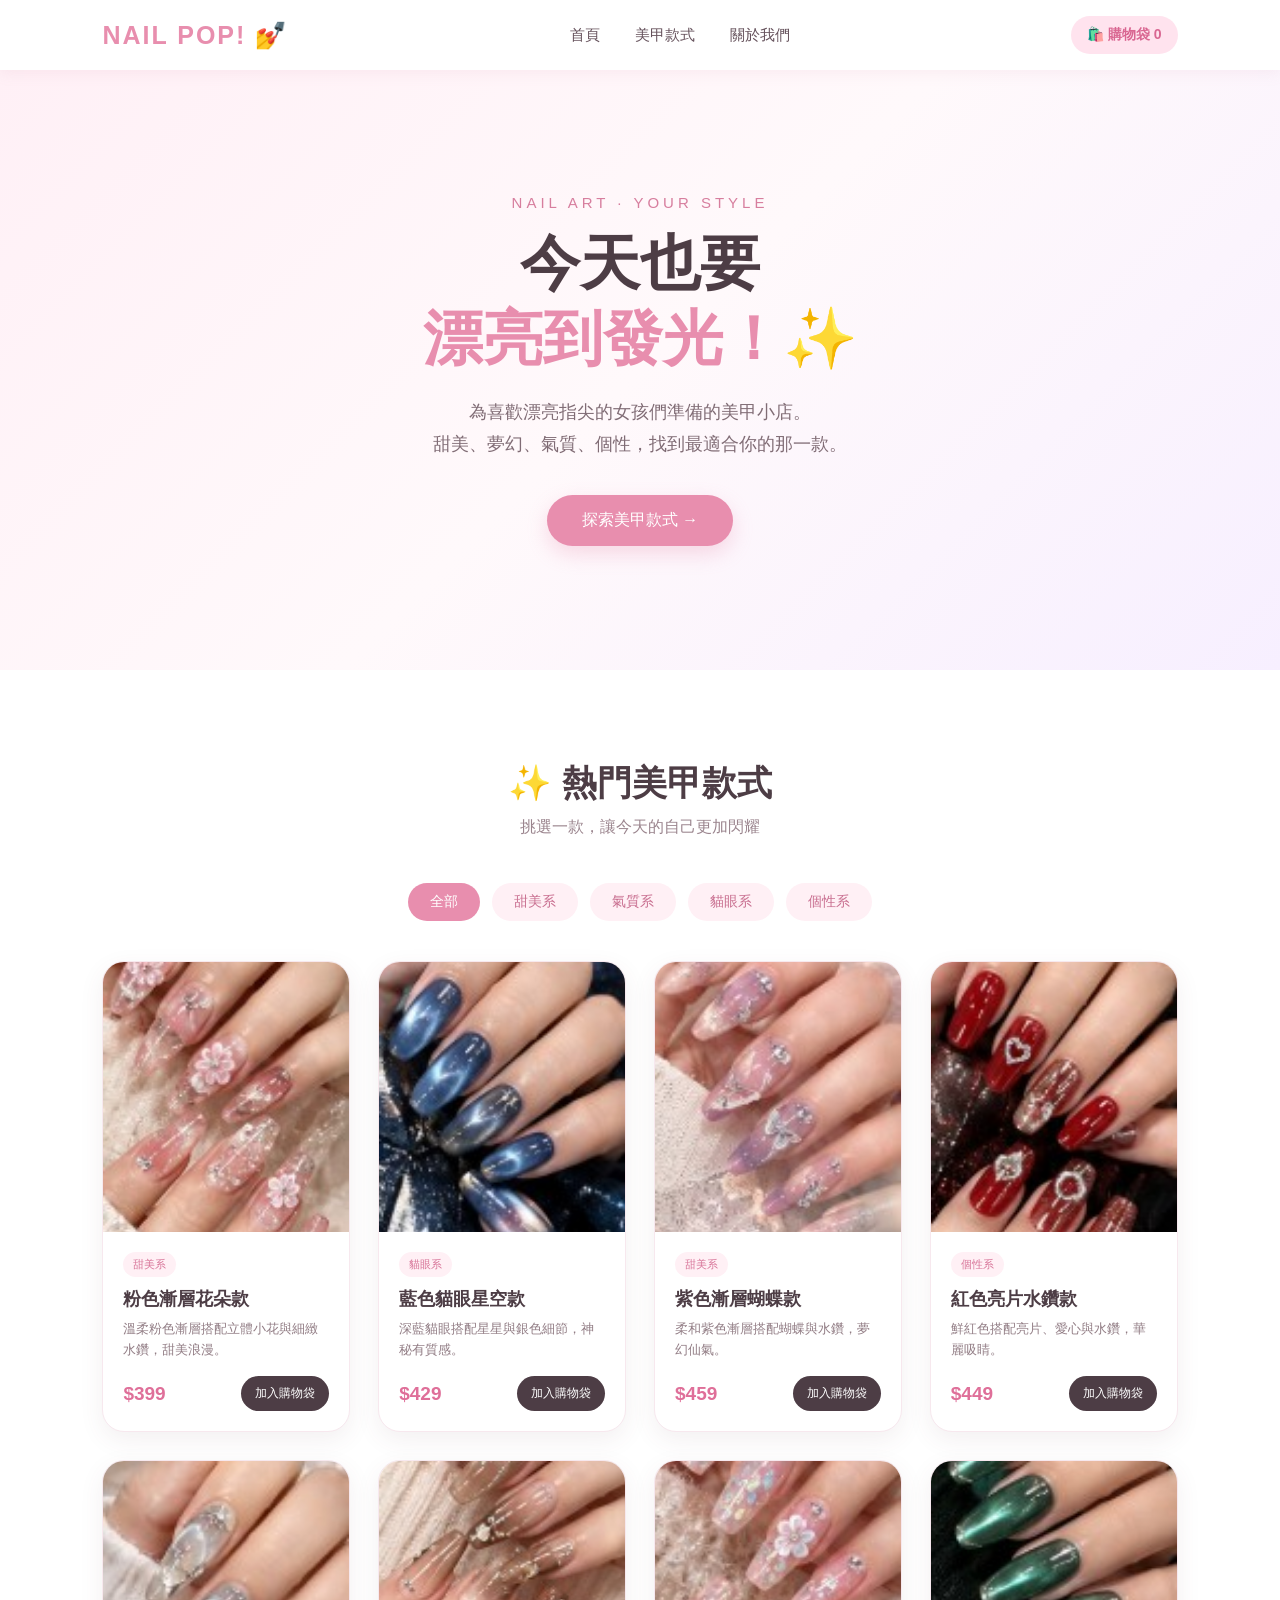
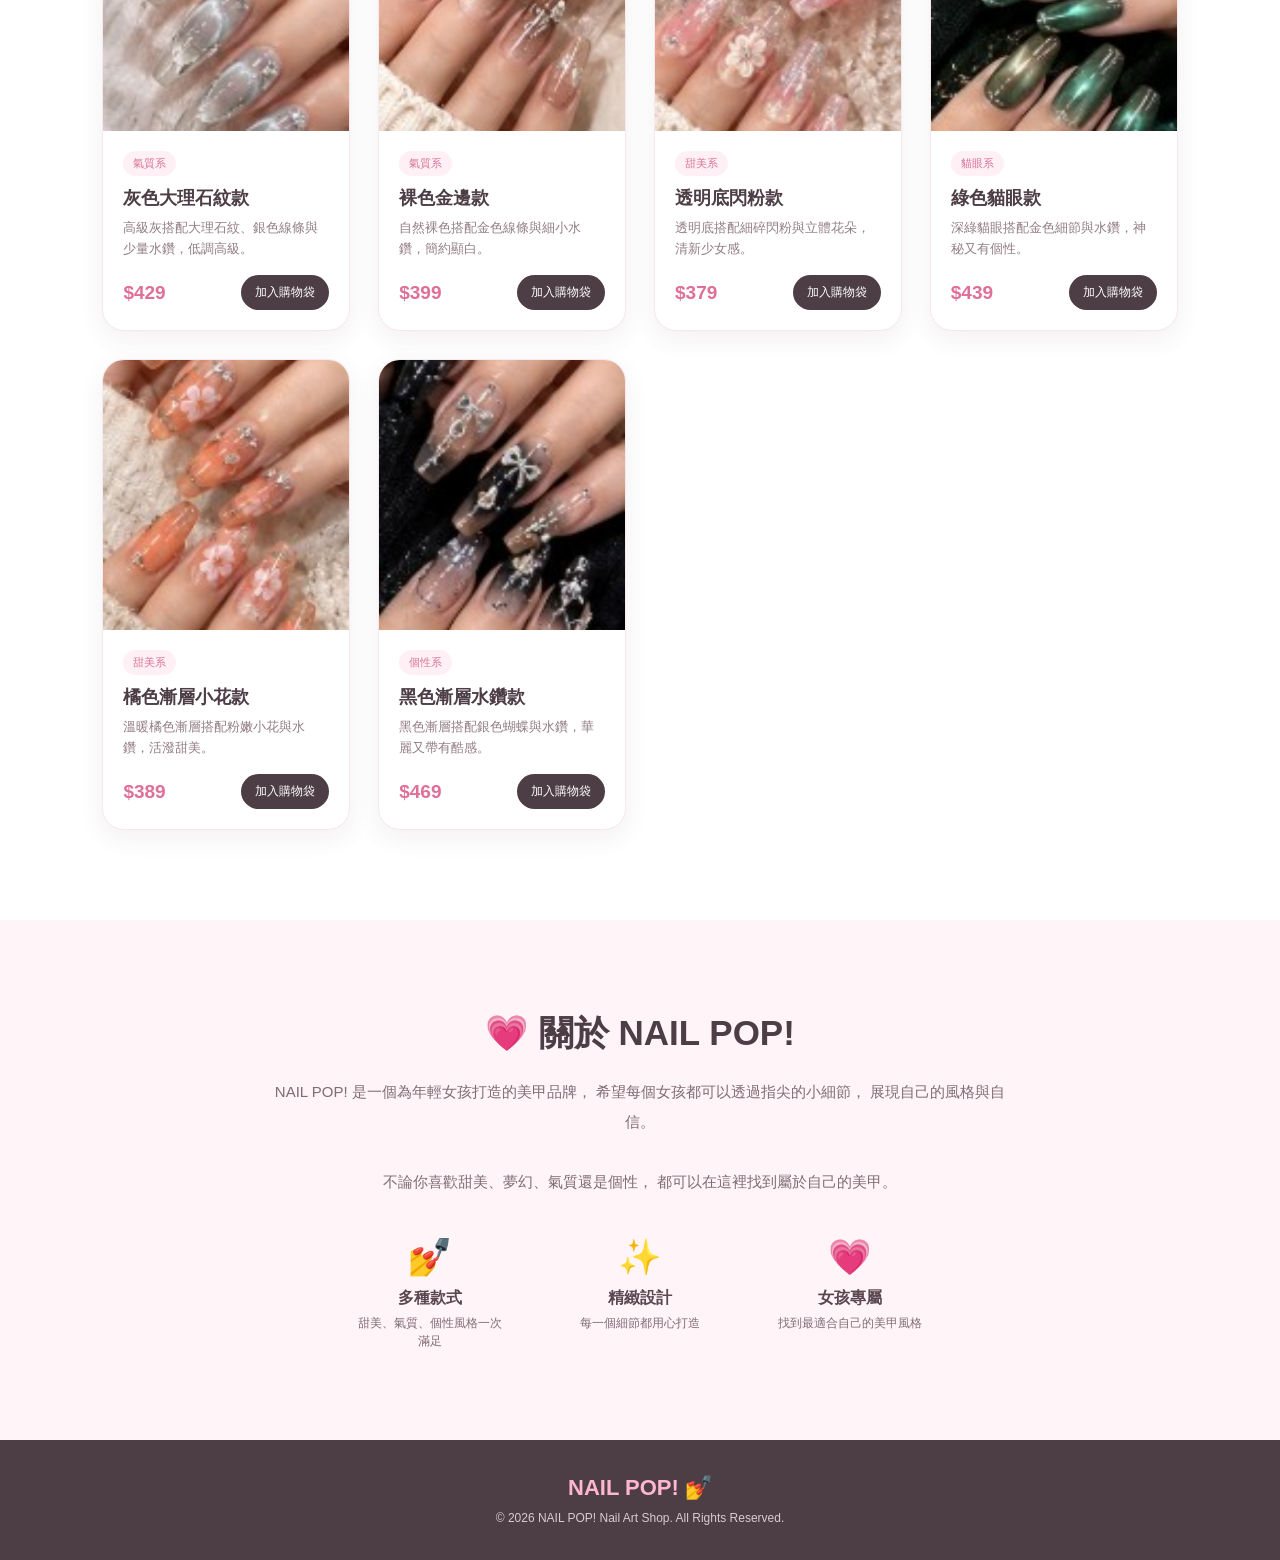
<file: bbcom/index.html>
<!DOCTYPE html>
<html lang="zh-Hant">

<head>
    <meta charset="UTF-8">
    <meta name="viewport" content="width=device-width, initial-scale=1.0">

    <title>NAIL POP!｜女生的美甲小店</title>

    <!-- 連接 CSS -->
    <link rel="stylesheet" href="style.css">
</head>

<body>

    <!-- 導覽列 -->
    <nav>
        <div class="logo">
            NAIL POP! 💅
        </div>

        <ul class="nav-links">
            <li><a href="#home">首頁</a></li>
            <li><a href="#nails">美甲款式</a></li>
            <li><a href="#about">關於我們</a></li>
        </ul>

        <div class="cart">
            🛍️ 購物袋
            <span id="cart-count">0</span>
        </div>
    </nav>


    <!-- 首頁 -->
    <section class="hero" id="home">

        <div class="hero-content">

            <div class="hero-small">
                NAIL ART · YOUR STYLE
            </div>

            <h1>
                今天也要<br>
                <span>漂亮到發光！✨</span>
            </h1>

            <p>
                為喜歡漂亮指尖的女孩們準備的美甲小店。<br>
                甜美、夢幻、氣質、個性，找到最適合你的那一款。
            </p>

            <a href="#nails" class="hero-btn">
                探索美甲款式 →
            </a>

        </div>

    </section>


    <!-- 美甲款式 -->
    <section class="products-section" id="nails">

        <div class="section-title">

            <h2>✨ 熱門美甲款式</h2>

            <p>
                挑選一款，讓今天的自己更加閃耀
            </p>

        </div>


        <!-- 分類按鈕 -->
        <div class="categories">

            <button
                class="category-btn active"
                onclick="filterProducts('all', this)">
                全部
            </button>

            <button
                class="category-btn"
                onclick="filterProducts('sweet', this)">
                甜美系
            </button>

            <button
                class="category-btn"
                onclick="filterProducts('elegant', this)">
                氣質系
            </button>

            <button
                class="category-btn"
                onclick="filterProducts('cat-eye', this)">
                貓眼系
            </button>

            <button
                class="category-btn"
                onclick="filterProducts('cool', this)">
                個性系
            </button>

        </div>


        <!-- 商品列表 -->
        <div class="products">


            <!-- 01 -->
            <div class="product-card sweet">

                <img
                    src="images/01.jpg"
                    alt="粉色漸層花朵款"
                    class="product-image"
                >

                <div class="product-info">

                    <span class="tag">甜美系</span>

                    <h3>粉色漸層花朵款</h3>

                    <p>
                        溫柔粉色漸層搭配立體小花與細緻水鑽，甜美浪漫。
                    </p>

                    <div class="product-bottom">

                        <span class="price">$399</span>

                        <button
                            class="add-btn"
                            onclick="addToCart('粉色漸層花朵款')">
                            加入購物袋
                        </button>

                    </div>

                </div>

            </div>


            <!-- 02 -->
            <div class="product-card cat-eye">

                <img
                    src="images/02.jpg"
                    alt="藍色貓眼星空款"
                    class="product-image"
                >

                <div class="product-info">

                    <span class="tag">貓眼系</span>

                    <h3>藍色貓眼星空款</h3>

                    <p>
                        深藍貓眼搭配星星與銀色細節，神秘有質感。
                    </p>

                    <div class="product-bottom">

                        <span class="price">$429</span>

                        <button
                            class="add-btn"
                            onclick="addToCart('藍色貓眼星空款')">
                            加入購物袋
                        </button>

                    </div>

                </div>

            </div>


            <!-- 03 -->
            <div class="product-card sweet">

                <img
                    src="images/03.jpg"
                    alt="紫色漸層蝴蝶款"
                    class="product-image"
                >

                <div class="product-info">

                    <span class="tag">甜美系</span>

                    <h3>紫色漸層蝴蝶款</h3>

                    <p>
                        柔和紫色漸層搭配蝴蝶與水鑽，夢幻仙氣。
                    </p>

                    <div class="product-bottom">

                        <span class="price">$459</span>

                        <button
                            class="add-btn"
                            onclick="addToCart('紫色漸層蝴蝶款')">
                            加入購物袋
                        </button>

                    </div>

                </div>

            </div>


            <!-- 04 -->
            <div class="product-card cool">

                <img
                    src="images/04.jpg"
                    alt="紅色亮片水鑽款"
                    class="product-image"
                >

                <div class="product-info">

                    <span class="tag">個性系</span>

                    <h3>紅色亮片水鑽款</h3>

                    <p>
                        鮮紅色搭配亮片、愛心與水鑽，華麗吸睛。
                    </p>

                    <div class="product-bottom">

                        <span class="price">$449</span>

                        <button
                            class="add-btn"
                            onclick="addToCart('紅色亮片水鑽款')">
                            加入購物袋
                        </button>

                    </div>

                </div>

            </div>


            <!-- 05 -->
            <div class="product-card elegant">

                <img
                    src="images/05.jpg"
                    alt="灰色大理石紋款"
                    class="product-image"
                >

                <div class="product-info">

                    <span class="tag">氣質系</span>

                    <h3>灰色大理石紋款</h3>

                    <p>
                        高級灰搭配大理石紋、銀色線條與少量水鑽，低調高級。
                    </p>

                    <div class="product-bottom">

                        <span class="price">$429</span>

                        <button
                            class="add-btn"
                            onclick="addToCart('灰色大理石紋款')">
                            加入購物袋
                        </button>

                    </div>

                </div>

            </div>


            <!-- 06 -->
            <div class="product-card elegant">

                <img
                    src="images/06.jpg"
                    alt="裸色金邊款"
                    class="product-image"
                >

                <div class="product-info">

                    <span class="tag">氣質系</span>

                    <h3>裸色金邊款</h3>

                    <p>
                        自然裸色搭配金色線條與細小水鑽，簡約顯白。
                    </p>

                    <div class="product-bottom">

                        <span class="price">$399</span>

                        <button
                            class="add-btn"
                            onclick="addToCart('裸色金邊款')">
                            加入購物袋
                        </button>

                    </div>

                </div>

            </div>


            <!-- 07 -->
            <div class="product-card sweet">

                <img
                    src="images/07.jpg"
                    alt="透明底閃粉款"
                    class="product-image"
                >

                <div class="product-info">

                    <span class="tag">甜美系</span>

                    <h3>透明底閃粉款</h3>

                    <p>
                        透明底搭配細碎閃粉與立體花朵，清新少女感。
                    </p>

                    <div class="product-bottom">

                        <span class="price">$379</span>

                        <button
                            class="add-btn"
                            onclick="addToCart('透明底閃粉款')">
                            加入購物袋
                        </button>

                    </div>

                </div>

            </div>


            <!-- 08 -->
            <div class="product-card cat-eye">

                <img
                    src="images/08.jpg"
                    alt="綠色貓眼款"
                    class="product-image"
                >

                <div class="product-info">

                    <span class="tag">貓眼系</span>

                    <h3>綠色貓眼款</h3>

                    <p>
                        深綠貓眼搭配金色細節與水鑽，神秘又有個性。
                    </p>

                    <div class="product-bottom">

                        <span class="price">$439</span>

                        <button
                            class="add-btn"
                            onclick="addToCart('綠色貓眼款')">
                            加入購物袋
                        </button>

                    </div>

                </div>

            </div>


            <!-- 09 -->
            <div class="product-card sweet">

                <img
                    src="images/09.jpg"
                    alt="橘色漸層小花款"
                    class="product-image"
                >

                <div class="product-info">

                    <span class="tag">甜美系</span>

                    <h3>橘色漸層小花款</h3>

                    <p>
                        溫暖橘色漸層搭配粉嫩小花與水鑽，活潑甜美。
                    </p>

                    <div class="product-bottom">

                        <span class="price">$389</span>

                        <button
                            class="add-btn"
                            onclick="addToCart('橘色漸層小花款')">
                            加入購物袋
                        </button>

                    </div>

                </div>

            </div>


            <!-- 10 -->
            <div class="product-card cool">

                <img
                    src="images/10.jpg"
                    alt="黑色漸層水鑽款"
                    class="product-image"
                >

                <div class="product-info">

                    <span class="tag">個性系</span>

                    <h3>黑色漸層水鑽款</h3>

                    <p>
                        黑色漸層搭配銀色蝴蝶與水鑽，華麗又帶有酷感。
                    </p>

                    <div class="product-bottom">

                        <span class="price">$469</span>

                        <button
                            class="add-btn"
                            onclick="addToCart('黑色漸層水鑽款')">
                            加入購物袋
                        </button>

                    </div>

                </div>

            </div>

        </div>

    </section>


    <!-- 關於我們 -->
    <section class="about" id="about">

        <div class="about-box">

            <h2>💗 關於 NAIL POP!</h2>

            <p>
                NAIL POP! 是一個為年輕女孩打造的美甲品牌，
                希望每個女孩都可以透過指尖的小細節，
                展現自己的風格與自信。
                <br><br>
                不論你喜歡甜美、夢幻、氣質還是個性，
                都可以在這裡找到屬於自己的美甲。
            </p>


            <div class="features">

                <div class="feature">

                    <div class="feature-icon">💅</div>

                    <h4>多種款式</h4>

                    <p>
                        甜美、氣質、個性風格一次滿足
                    </p>

                </div>


                <div class="feature">

                    <div class="feature-icon">✨</div>

                    <h4>精緻設計</h4>

                    <p>
                        每一個細節都用心打造
                    </p>

                </div>


                <div class="feature">

                    <div class="feature-icon">💗</div>

                    <h4>女孩專屬</h4>

                    <p>
                        找到最適合自己的美甲風格
                    </p>

                </div>

            </div>

        </div>

    </section>


    <!-- Footer -->
    <footer>

        <div class="footer-logo">
            NAIL POP! 💅
        </div>

        <p>
            © 2026 NAIL POP! Nail Art Shop. All Rights Reserved.
        </p>

    </footer>


    <!-- 加入購物袋提示 -->
    <div class="message" id="message">
        已加入購物袋！💗
    </div>


    <!-- JavaScript -->
    <script>

        let cartCount = 0;


        /* 加入購物袋 */
        function addToCart(productName) {

            cartCount++;

            document.getElementById("cart-count").textContent = cartCount;

            const message = document.getElementById("message");

            message.textContent =
                productName + " 已加入購物袋！💗";

            message.style.display = "block";


            setTimeout(function() {

                message.style.display = "none";

            }, 2000);

        }


        /* 商品分類 */
        function filterProducts(category, button) {

            const products =
                document.querySelectorAll(".product-card");

            const buttons =
                document.querySelectorAll(".category-btn");


            /* 移除其他按鈕的 active */
            buttons.forEach(function(btn) {

                btn.classList.remove("active");

            });


            /* 加入目前按鈕 active */
            button.classList.add("active");


            /* 顯示商品 */
            products.forEach(function(product) {

                if (category === "all") {

                    product.style.display = "block";

                } else {

                    if (product.classList.contains(category)) {

                        product.style.display = "block";

                    } else {

                        product.style.display = "none";

                    }

                }

            });

        }

    </script>

</body>

</html>
</file>
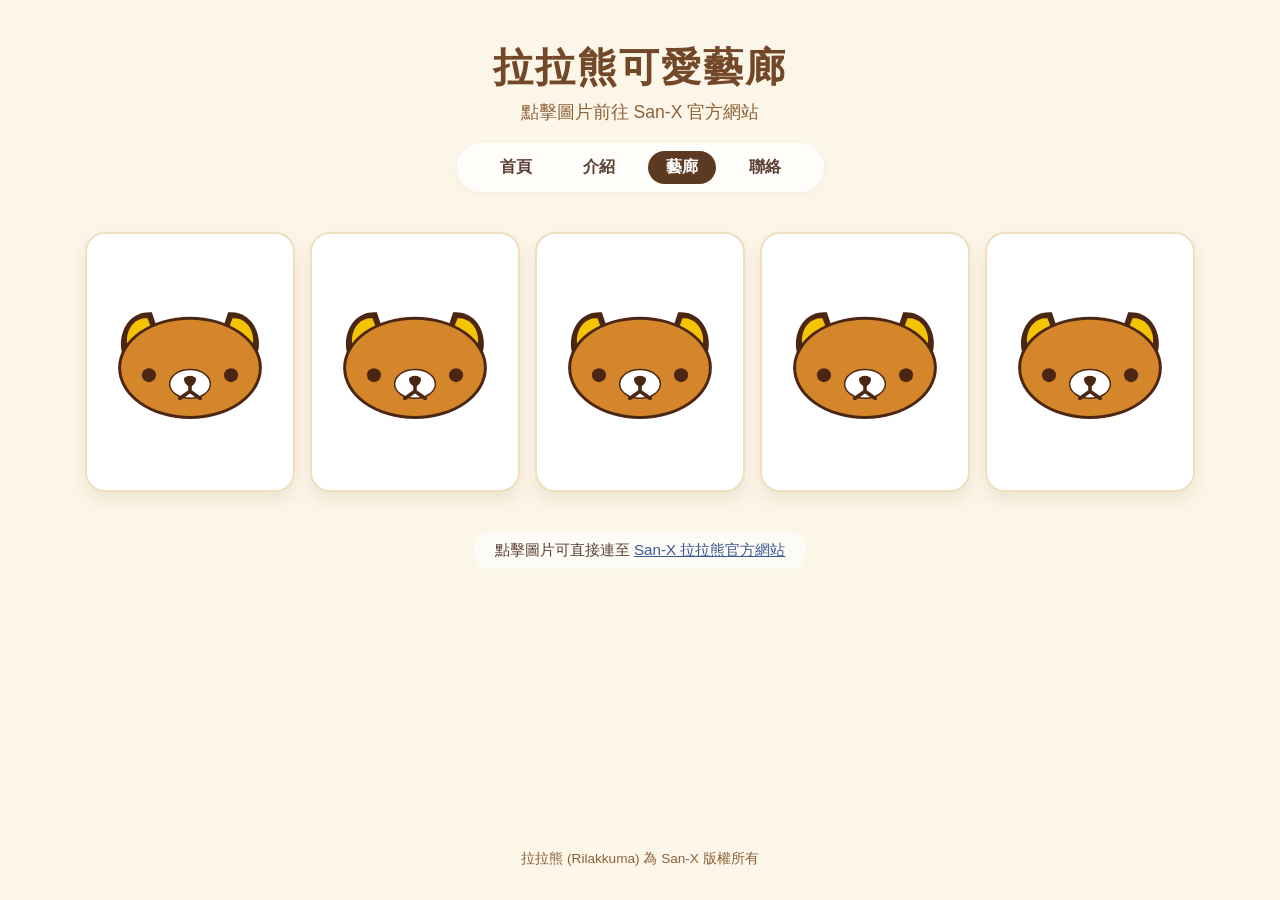
<file: U1558042.html>
<!DOCTYPE html>
<html lang="zh-Hant">
<head>
    <meta charset="UTF-8">
    <meta name="viewport" content="width=device-width, initial-scale=1.0">
    <title>拉拉熊可愛藝廊</title>
    <link rel="stylesheet" href="U1558042.css">
</head>
<body>

    <header>
        <h1>拉拉熊可愛藝廊</h1>
        <p>點擊圖片前往 San-X 官方網站</p>
    </header>

    <nav class="menu">
        <a href="#">首頁</a>
        <a href="#">介紹</a>
        <a href="#" class="active">藝廊</a>
        <a href="#">聯絡</a>
    </nav>

    <main class="gallery-container">

        <!-- 5張內嵌 Data URI 的拉拉熊大頭圖片 -->
        <a href="https://www.san-x.co.jp/rilakkuma/" target="_blank" class="card-link">
            <img src="data:image/svg+xml;utf8,<svg xmlns='http://www.w3.org/2000/svg' viewBox='0 0 600 500'><path d='M 170 80 C 60 70, 30 230, 110 270 C 170 300, 220 220, 190 140 Z' fill='%234B2713'/><path d='M 155 100 C 80 95, 60 210, 120 235 C 160 250, 190 200, 170 140 Z' fill='%23F4C400'/><path d='M 430 80 C 540 70, 570 230, 490 270 C 430 300, 380 220, 410 140 Z' fill='%234B2713'/><path d='M 445 100 C 520 95, 540 210, 480 235 C 440 250, 410 200, 430 140 Z' fill='%23F4C400'/><ellipse cx='300' cy='270' rx='245' ry='175' fill='%234B2713'/><ellipse cx='300' cy='270' rx='235' ry='165' fill='%23D6862A'/><ellipse cx='300' cy='325' rx='72' ry='52' fill='%234B2713'/><ellipse cx='300' cy='325' rx='67' ry='47' fill='%23FFFFFF'/><path d='M 280 305 Q 300 290 320 305 Q 325 320 300 338 Q 275 320 280 305 Z' fill='%234B2713'/><path d='M 300 332 L 300 350 M 300 350 L 265 375 M 300 350 L 335 375' stroke='%234B2713' stroke-width='12' stroke-linecap='round' fill='none'/><ellipse cx='160' cy='295' rx='24' ry='24' fill='%234B2713'/><ellipse cx='440' cy='295' rx='24' ry='24' fill='%234B2713'/></svg>" alt="拉拉熊大頭">
        </a>

        <a href="https://www.san-x.co.jp/rilakkuma/" target="_blank" class="card-link">
            <img src="data:image/svg+xml;utf8,<svg xmlns='http://www.w3.org/2000/svg' viewBox='0 0 600 500'><path d='M 170 80 C 60 70, 30 230, 110 270 C 170 300, 220 220, 190 140 Z' fill='%234B2713'/><path d='M 155 100 C 80 95, 60 210, 120 235 C 160 250, 190 200, 170 140 Z' fill='%23F4C400'/><path d='M 430 80 C 540 70, 570 230, 490 270 C 430 300, 380 220, 410 140 Z' fill='%234B2713'/><path d='M 445 100 C 520 95, 540 210, 480 235 C 440 250, 410 200, 430 140 Z' fill='%23F4C400'/><ellipse cx='300' cy='270' rx='245' ry='175' fill='%234B2713'/><ellipse cx='300' cy='270' rx='235' ry='165' fill='%23D6862A'/><ellipse cx='300' cy='325' rx='72' ry='52' fill='%234B2713'/><ellipse cx='300' cy='325' rx='67' ry='47' fill='%23FFFFFF'/><path d='M 280 305 Q 300 290 320 305 Q 325 320 300 338 Q 275 320 280 305 Z' fill='%234B2713'/><path d='M 300 332 L 300 350 M 300 350 L 265 375 M 300 350 L 335 375' stroke='%234B2713' stroke-width='12' stroke-linecap='round' fill='none'/><ellipse cx='160' cy='295' rx='24' ry='24' fill='%234B2713'/><ellipse cx='440' cy='295' rx='24' ry='24' fill='%234B2713'/></svg>" alt="拉拉熊大頭">
        </a>

        <a href="https://www.san-x.co.jp/rilakkuma/" target="_blank" class="card-link">
            <img src="data:image/svg+xml;utf8,<svg xmlns='http://www.w3.org/2000/svg' viewBox='0 0 600 500'><path d='M 170 80 C 60 70, 30 230, 110 270 C 170 300, 220 220, 190 140 Z' fill='%234B2713'/><path d='M 155 100 C 80 95, 60 210, 120 235 C 160 250, 190 200, 170 140 Z' fill='%23F4C400'/><path d='M 430 80 C 540 70, 570 230, 490 270 C 430 300, 380 220, 410 140 Z' fill='%234B2713'/><path d='M 445 100 C 520 95, 540 210, 480 235 C 440 250, 410 200, 430 140 Z' fill='%23F4C400'/><ellipse cx='300' cy='270' rx='245' ry='175' fill='%234B2713'/><ellipse cx='300' cy='270' rx='235' ry='165' fill='%23D6862A'/><ellipse cx='300' cy='325' rx='72' ry='52' fill='%234B2713'/><ellipse cx='300' cy='325' rx='67' ry='47' fill='%23FFFFFF'/><path d='M 280 305 Q 300 290 320 305 Q 325 320 300 338 Q 275 320 280 305 Z' fill='%234B2713'/><path d='M 300 332 L 300 350 M 300 350 L 265 375 M 300 350 L 335 375' stroke='%234B2713' stroke-width='12' stroke-linecap='round' fill='none'/><ellipse cx='160' cy='295' rx='24' ry='24' fill='%234B2713'/><ellipse cx='440' cy='295' rx='24' ry='24' fill='%234B2713'/></svg>" alt="拉拉熊大頭">
        </a>

        <a href="https://www.san-x.co.jp/rilakkuma/" target="_blank" class="card-link">
            <img src="data:image/svg+xml;utf8,<svg xmlns='http://www.w3.org/2000/svg' viewBox='0 0 600 500'><path d='M 170 80 C 60 70, 30 230, 110 270 C 170 300, 220 220, 190 140 Z' fill='%234B2713'/><path d='M 155 100 C 80 95, 60 210, 120 235 C 160 250, 190 200, 170 140 Z' fill='%23F4C400'/><path d='M 430 80 C 540 70, 570 230, 490 270 C 430 300, 380 220, 410 140 Z' fill='%234B2713'/><path d='M 445 100 C 520 95, 540 210, 480 235 C 440 250, 410 200, 430 140 Z' fill='%23F4C400'/><ellipse cx='300' cy='270' rx='245' ry='175' fill='%234B2713'/><ellipse cx='300' cy='270' rx='235' ry='165' fill='%23D6862A'/><ellipse cx='300' cy='325' rx='72' ry='52' fill='%234B2713'/><ellipse cx='300' cy='325' rx='67' ry='47' fill='%23FFFFFF'/><path d='M 280 305 Q 300 290 320 305 Q 325 320 300 338 Q 275 320 280 305 Z' fill='%234B2713'/><path d='M 300 332 L 300 350 M 300 350 L 265 375 M 300 350 L 335 375' stroke='%234B2713' stroke-width='12' stroke-linecap='round' fill='none'/><ellipse cx='160' cy='295' rx='24' ry='24' fill='%234B2713'/><ellipse cx='440' cy='295' rx='24' ry='24' fill='%234B2713'/></svg>" alt="拉拉熊大頭">
        </a>

        <a href="https://www.san-x.co.jp/rilakkuma/" target="_blank" class="card-link">
            <img src="data:image/svg+xml;utf8,<svg xmlns='http://www.w3.org/2000/svg' viewBox='0 0 600 500'><path d='M 170 80 C 60 70, 30 230, 110 270 C 170 300, 220 220, 190 140 Z' fill='%234B2713'/><path d='M 155 100 C 80 95, 60 210, 120 235 C 160 250, 190 200, 170 140 Z' fill='%23F4C400'/><path d='M 430 80 C 540 70, 570 230, 490 270 C 430 300, 380 220, 410 140 Z' fill='%234B2713'/><path d='M 445 100 C 520 95, 540 210, 480 235 C 440 250, 410 200, 430 140 Z' fill='%23F4C400'/><ellipse cx='300' cy='270' rx='245' ry='175' fill='%234B2713'/><ellipse cx='300' cy='270' rx='235' ry='165' fill='%23D6862A'/><ellipse cx='300' cy='325' rx='72' ry='52' fill='%234B2713'/><ellipse cx='300' cy='325' rx='67' ry='47' fill='%23FFFFFF'/><path d='M 280 305 Q 300 290 320 305 Q 325 320 300 338 Q 275 320 280 305 Z' fill='%234B2713'/><path d='M 300 332 L 300 350 M 300 350 L 265 375 M 300 350 L 335 375' stroke='%234B2713' stroke-width='12' stroke-linecap='round' fill='none'/><ellipse cx='160' cy='295' rx='24' ry='24' fill='%234B2713'/><ellipse cx='440' cy='295' rx='24' ry='24' fill='%234B2713'/></svg>" alt="拉拉熊大頭">
        </a>

    </main>

    <div class="notice">
        點擊圖片可直接連至 <a href="https://www.san-x.co.jp/rilakkuma/" target="_blank">San-X 拉拉熊官方網站</a>
    </div>

    <footer>
        拉拉熊 (Rilakkuma) 為 San-X 版權所有
    </footer>

</body>
</html>
</file>
<file: bbcom/style.css>
/* =========================
   基本設定
========================= */

* {
    margin: 0;
    padding: 0;
    box-sizing: border-box;
}

html {
    scroll-behavior: smooth;
}

body {
    font-family: "Noto Sans TC", "Microsoft JhengHei", sans-serif;
    background: #fff8fb;
    color: #4d3d45;
}


/* =========================
   導覽列
========================= */

nav {
    width: 100%;
    height: 70px;

    background: rgba(255, 255, 255, 0.95);

    display: flex;
    justify-content: space-between;
    align-items: center;

    padding: 0 8%;

    position: sticky;
    top: 0;

    z-index: 1000;

    box-shadow: 0 2px 15px rgba(200, 130, 160, 0.12);
}


/* Logo */

.logo {
    font-size: 25px;
    font-weight: bold;

    color: #e88eae;

    letter-spacing: 2px;
}


/* 導覽連結 */

.nav-links {
    display: flex;
    gap: 35px;

    list-style: none;
}

.nav-links a {
    text-decoration: none;

    color: #65515b;

    font-size: 15px;

    transition: 0.3s;
}

.nav-links a:hover {
    color: #e88eae;
}


/* 購物袋 */

.cart {
    background: #ffe3ee;

    padding: 10px 16px;

    border-radius: 30px;

    color: #d96691;

    font-size: 14px;
    font-weight: bold;
}


/* =========================
   首頁 Hero
========================= */

.hero {
    min-height: 600px;

    display: flex;
    align-items: center;
    justify-content: center;

    text-align: center;

    padding: 80px 20px;

    background:
        linear-gradient(
            135deg,
            #fff0f6,
            #fff9fb,
            #f7efff
        );
}


.hero-content {
    max-width: 800px;
}


.hero-small {
    color: #d77e9e;

    font-size: 15px;

    letter-spacing: 4px;

    margin-bottom: 15px;
}


.hero h1 {
    font-size: 60px;

    color: #4d3d45;

    margin-bottom: 20px;

    line-height: 1.25;
}


.hero h1 span {
    color: #e88eae;
}


.hero p {
    font-size: 18px;

    color: #806c75;

    line-height: 1.8;

    margin-bottom: 35px;
}


/* Hero 按鈕 */

.hero-btn {
    display: inline-block;

    text-decoration: none;

    background: #e88eae;

    color: white;

    padding: 15px 35px;

    border-radius: 40px;

    font-size: 16px;

    box-shadow:
        0 8px 20px
        rgba(232, 142, 174, 0.3);

    transition: 0.3s;
}

.hero-btn:hover {
    transform: translateY(-3px);

    background: #dc779c;
}


/* =========================
   美甲商品區
========================= */

.products-section {
    padding: 90px 8%;

    background: #ffffff;
}


/* 標題 */

.section-title {
    text-align: center;

    margin-bottom: 45px;
}

.section-title h2 {
    font-size: 35px;

    color: #4d3d45;

    margin-bottom: 10px;
}

.section-title p {
    color: #9b858e;
}


/* =========================
   分類按鈕
========================= */

.categories {
    display: flex;

    justify-content: center;

    flex-wrap: wrap;

    gap: 12px;

    margin-bottom: 40px;
}


.category-btn {
    border: none;

    background: #fff0f5;

    color: #c96f90;

    padding: 10px 22px;

    border-radius: 30px;

    cursor: pointer;

    font-size: 14px;

    transition: 0.3s;
}


.category-btn:hover,
.category-btn.active {
    background: #e88eae;

    color: white;
}


/* =========================
   商品 Grid
========================= */

.products {
    display: grid;

    grid-template-columns:
        repeat(4, 1fr);

    gap: 28px;
}


/* =========================
   商品卡片
========================= */

.product-card {
    background: white;

    border-radius: 22px;

    overflow: hidden;

    box-shadow:
        0 8px 25px
        rgba(100, 70, 80, 0.08);

    transition: 0.3s;

    border: 1px solid #f7e8ee;
}


.product-card:hover {
    transform: translateY(-7px);

    box-shadow:
        0 15px 30px
        rgba(100, 70, 80, 0.13);
}


/* 商品圖片 */

.product-image {
    width: 100%;

    height: 270px;

    object-fit: cover;

    display: block;

    transition: 0.4s;
}


.product-card:hover .product-image {
    transform: scale(1.03);
}


/* 商品文字 */

.product-info {
    padding: 20px;
}


/* 標籤 */

.tag {
    display: inline-block;

    background: #fff0f5;

    color: #d87599;

    padding: 5px 10px;

    border-radius: 20px;

    font-size: 11px;

    margin-bottom: 10px;
}


/* 商品名稱 */

.product-info h3 {
    font-size: 18px;

    margin-bottom: 8px;

    color: #4d3d45;
}


/* 商品介紹 */

.product-info p {
    font-size: 13px;

    color: #927d85;

    line-height: 1.6;

    min-height: 42px;

    margin-bottom: 15px;
}


/* 價格 + 按鈕 */

.product-bottom {
    display: flex;

    justify-content: space-between;

    align-items: center;
}


/* 價格 */

.price {
    color: #df6f99;

    font-size: 19px;

    font-weight: bold;
}


/* 加入購物袋 */

.add-btn {
    border: none;

    background: #4d3d45;

    color: white;

    padding: 9px 14px;

    border-radius: 20px;

    cursor: pointer;

    font-size: 12px;

    transition: 0.3s;
}


.add-btn:hover {
    background: #e88eae;
}


/* =========================
   關於我們
========================= */

.about {
    padding: 90px 8%;

    background: #fff4f8;

    text-align: center;
}


.about-box {
    max-width: 750px;

    margin: auto;
}


.about h2 {
    font-size: 35px;

    margin-bottom: 20px;
}


.about p {
    color: #806c75;

    line-height: 2;

    font-size: 15px;
}


/* =========================
   三個特色
========================= */

.features {
    display: flex;

    justify-content: center;

    gap: 60px;

    margin-top: 40px;

    flex-wrap: wrap;
}


.feature {
    width: 150px;
}


.feature-icon {
    font-size: 35px;

    margin-bottom: 10px;
}


.feature h4 {
    color: #5a464f;

    margin-bottom: 5px;
}


.feature p {
    font-size: 12px;

    line-height: 1.5;
}


/* =========================
   Footer
========================= */

footer {
    background: #4d3d45;

    color: white;

    text-align: center;

    padding: 35px 20px;
}


.footer-logo {
    color: #ffb6d0;

    font-size: 22px;

    font-weight: bold;

    margin-bottom: 10px;
}


footer p {
    font-size: 12px;

    color: #d9cbd0;
}


/* =========================
   購物袋提示
========================= */

.message {
    position: fixed;

    right: 25px;
    bottom: 25px;

    background: #4d3d45;

    color: white;

    padding: 15px 22px;

    border-radius: 12px;

    display: none;

    z-index: 2000;

    box-shadow:
        0 8px 20px
        rgba(0, 0, 0, 0.15);
}


/* =========================
   平板
========================= */

@media (max-width: 1000px) {

    .products {
        grid-template-columns:
            repeat(3, 1fr);
    }

}


/* =========================
   手機
========================= */

@media (max-width: 750px) {

    nav {
        padding: 0 5%;
    }


    .nav-links {
        display: none;
    }


    .hero h1 {
        font-size: 42px;
    }


    .hero p {
        font-size: 15px;
    }


    .products {
        grid-template-columns:
            repeat(2, 1fr);
    }


    .product-image {
        height: 230px;
    }

}


/* =========================
   小手機
========================= */

@media (max-width: 500px) {

    .products {
        grid-template-columns: 1fr;
    }


    .product-image {
        height: 320px;
    }


    .features {
        gap: 30px;
    }

}
</file>
<file: U1558042.css>
* {
    box-sizing: border-box;
    margin: 0;
    padding: 0;
}

body {
    font-family: "Microsoft JhengHei", "PingFang TC", sans-serif;
    background-color: #fcf6e8;
    color: #5c4033;
    min-height: 100vh;
    display: flex;
    flex-direction: column;
    align-items: center;
    padding-bottom: 2rem;
}

header {
    text-align: center;
    margin-top: 2.5rem;
    margin-bottom: 1.2rem;
}

header h1 {
    font-size: 2.5rem;
    color: #734828;
    font-weight: bold;
    letter-spacing: 2px;
    margin-bottom: 0.3rem;
}

header p {
    font-size: 1.1rem;
    color: #8c6239;
    font-weight: 500;
}

nav.menu {
    display: flex;
    gap: 15px;
    background-color: rgba(255, 255, 255, 0.8);
    padding: 8px 25px;
    border-radius: 30px;
    margin-bottom: 2.5rem;
    box-shadow: 0 2px 10px rgba(0, 0, 0, 0.03);
}

nav.menu a {
    text-decoration: none;
    color: #5c4033;
    font-weight: bold;
    font-size: 1rem;
    padding: 6px 18px;
    border-radius: 20px;
    transition: all 0.3s ease;
}

nav.menu a.active, 
nav.menu a:hover {
    background-color: #5c3a21;
    color: #ffffff;
}

.gallery-container {
    display: flex;
    justify-content: center;
    align-items: center;
    gap: 15px;
    max-width: 1250px;
    width: 95%;
    margin-bottom: 2.5rem;
    flex-wrap: wrap;
}

.card-link {
    text-decoration: none;
    display: flex;
    justify-content: center;
    align-items: center;
    width: 210px;
    height: 260px;
    background-color: #ffffff;
    border: 2px solid #f0dec0;
    border-radius: 20px;
    box-shadow: 0 8px 15px rgba(140, 98, 57, 0.12);
    transition: transform 0.35s cubic-bezier(0.175, 0.885, 0.32, 1.275), 
                box-shadow 0.35s ease,
                border-color 0.35s ease;
    cursor: pointer;
    padding: 15px;
}

.card-link:hover {
    transform: translateY(-12px) scale(1.05);
    box-shadow: 0 18px 28px rgba(140, 98, 57, 0.25);
    border-color: #8b5a2b;
}

.card-link img {
    max-width: 100%;
    max-height: 100%;
    object-fit: contain;
    transition: transform 0.35s ease;
}

.card-link:hover img {
    transform: scale(1.08) rotate(3deg);
}

.notice {
    font-size: 0.95rem;
    color: #5c4033;
    margin-bottom: 1.5rem;
    background-color: rgba(255, 255, 255, 0.6);
    padding: 8px 20px;
    border-radius: 15px;
}

.notice a {
    color: #3b5998;
    text-decoration: underline;
}

footer {
    margin-top: auto;
    font-size: 0.85rem;
    color: #8c6239;
    text-align: center;
}
</file>
